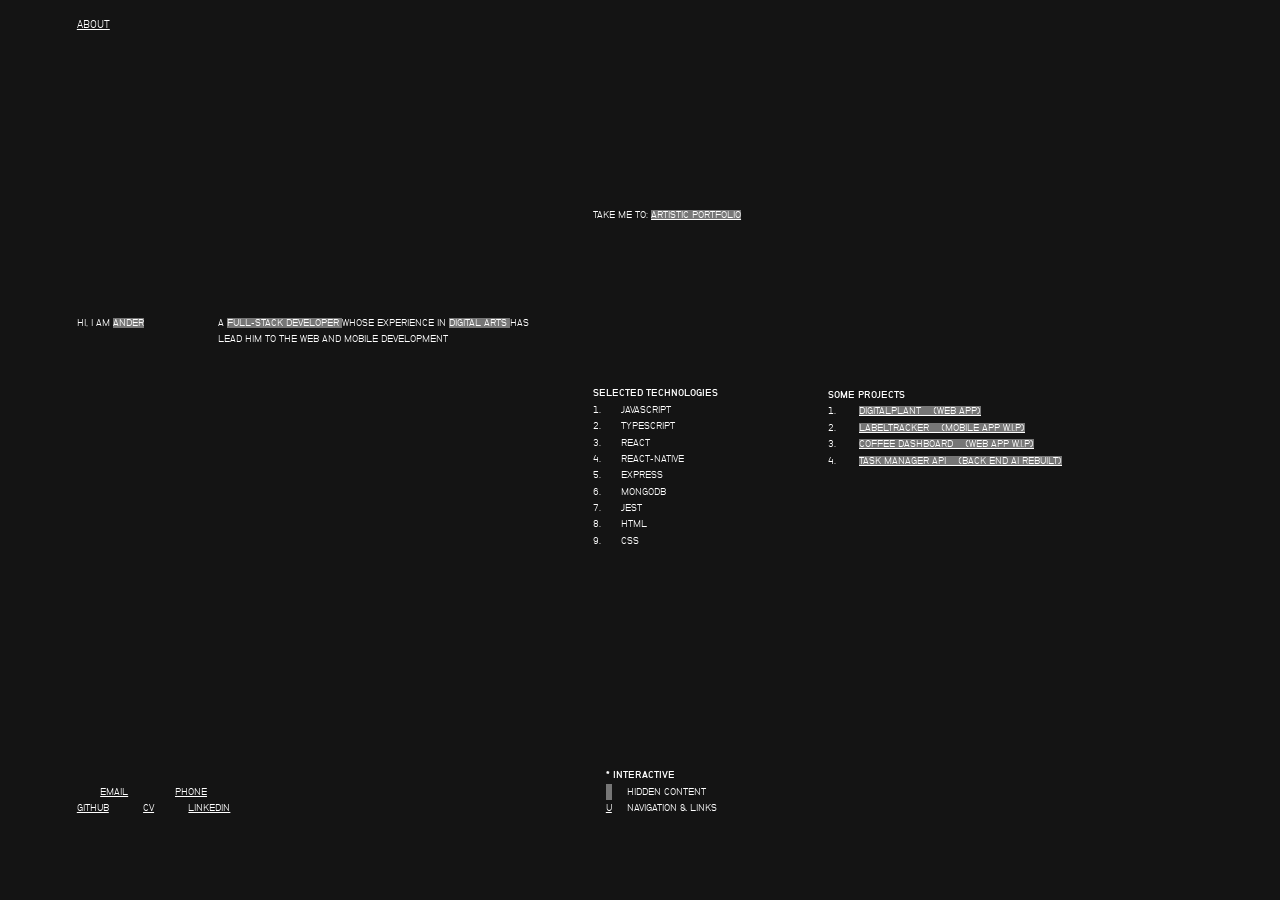
<file: index.html>
<!DOCTYPE html>
<html lang="en">

<head>
    <meta charset="UTF-8">
    <meta name="viewport" content="width=device-width, height=device-height, initial-scale=1.0">
    <meta name="description"
        content="Ander Vallejo Larre's portfolio showcasing full-stack web and mobile development projects, skills, and contact details.">
    <meta name="keywords"
        content="Ander Vallejo Larre, full-stack developer, web developer, mobile developer, portfolio, JavaScript, React, Express, MongoDB">
    <meta name="author" content="Ander Vallejo Larre">
    <meta name="robots" content="index, follow">
    <meta property="og:site_name" content="Ander Vallejo Larre | Full-Stack Developer Portfolio">
    <meta property="og:title" content="Ander Vallejo Larre | Full-Stack Developer Portfolio">
    <meta property="og:description"
        content="Explore Ander Vallejo Larre's portfolio, projects, and experience in web and mobile development.">
    <meta property="og:type" content="website">
    <meta property="og:locale" content="en_US">
    <meta property="og:image" content="./images/og.image.png">
    <meta name="twitter:card" content="summary_large_image">
    <meta name="twitter:title" content="Ander Vallejo Larre | Full-Stack Developer Portfolio">
    <meta name="twitter:description"
        content="Explore Ander Vallejo Larre's portfolio, projects, and experience in web and mobile development.">
    <title>Ander Vallejo Larre | Full-Stack Developer</title>
    <link rel="stylesheet" href="styles.css">
</head>

<body>
    <nav>
        <a href="./about.html">ABOUT</a>
    </nav>

    <main>
        <section>
            <p>HI, I AM <span class="hover1">ANDER<img src="./images/VFront2.png" alt="profile-pic"
                        class="profilePic"></span></p>

        </section>
        <section>
            <p class="rootLine">A <span class="hover2">FULL-STACK DEVELOPER<svg class="l-shape" viewBox="0 0 120 80"
                        fill="none" xmlns="http://www.w3.org/2000/svg">
                        <line x1="0" y1="0" x2="0" y2="15" stroke="currentColor" stroke-width="2" />
                        <line x1="0" y1="15" x2="160" y2="15" stroke="currentColor" stroke-width="1" />
                    </svg>
                    <svg class="straight" viewBox="0 0 60 40" fill="none" xmlns="http://www.w3.org/2000/svg">
                        <line x1="0" y1="0" x2="13" y2="0" stroke="currentColor" stroke-width="1" />
                    </svg>
                    <svg class="straightDown" viewBox="0 0 40 40" fill="none" xmlns="http://www.w3.org/2000/svg">
                        <line x1="0" y1="0" x2="0" y2="8" stroke="currentColor" stroke-width="1" />
                    </svg>
                    <svg class="straightDown2" viewBox="0 0 40 40" fill="none" xmlns="http://www.w3.org/2000/svg">
                        <line x1="0" y1="0" x2="0" y2="10" stroke="currentColor" stroke-width="1" />
                    </svg>
                </span> WHOSE EXPERIENCE IN
                <span class="hover3">DIGITAL ARTS<svg class="l-shape2" viewBox="0 0 60 40" fill="none"
                        xmlns="http://www.w3.org/2000/svg">
                        <line x1="0" y1="0" x2="40" y2="0" stroke="currentColor" stroke-width="2" />
                        <line x1="0" y1="0" x2="0" y2="20" stroke="currentColor" stroke-width="2" />
                    </svg>
                    <svg class="straightDown3" viewBox="0 0 40 40" fill="none" xmlns="http://www.w3.org/2000/svg">
                        <line x1="0" y1="0" x2="0" y2="20" stroke="currentColor" stroke-width="1" />
                    </svg></span> HAS LEAD HIM TO THE WEB AND MOBILE DEVELOPMENT
            </p>
        </section>
        <section class="underAbove">
            <div class="aboveRootLine">
                <p class="hover4">TAKE ME TO:&nbsp</p><a href="https://www.andervallejolarre.com/" target="_blank"><span
                        class="hover4">
                        ARTISTIC PORTFOLIO<img src="./images/artist_portfolio.png" alt="artist-portfolio"
                            class="artPortPic"></span></a>
            </div>
            <ol class="underRootLine">
                <h4>SELECTED TECHNOLOGIES</h4>
                <li>JAVASCRIPT</li>
                <li>TYPESCRIPT</li>
                <li>REACT</li>
                <li>REACT-NATIVE</li>
                <li>EXPRESS</li>
                <li>MONGODB</li>
                <li>JEST</li>
                <li>HTML</li>
                <li>CSS</li>
            </ol>
        </section>
        <section>
            <ol class="secondUnderRootLine">
                <h4>SOME PROJECTS</h4>
                <li class="projectList">
                    <a href="./project1.html">
                        <span class="hover5">DIGITALPLANT &nbsp&nbsp (WEB APP)<img
                                src="./images/DigitalPlant_screen.png" alt="web-app" class="projectPic"></span></a>
                </li>
                <li class="projectList">
                    <a href="https://github.com/andervallejolarre/mobile_app_project" target="_blank">
                        <span class="hover6">LABELTRACKER &nbsp&nbsp (MOBILE APP W.I.P)<img src="./images/Mobile-app.png"
                                alt="mobile-app" class="projectPic2"></span></a>

                </li>
                <li class="projectList">
                    <a href="https://github.com/andervallejolarre/arabica-coffee-dashboard" target="_blank">
                        <span class="hover7">COFFEE DASHBOARD &nbsp&nbsp (WEB APP W.I.P)<img
                                src="./images/arabica-coffee-dashboard.png" alt="front-end-exercise" class="projectPic3"></span></a>
                </li>
                <li class="projectList">
                    <a href="https://github.com/andervallejolarre/task_manager_api_ai" target="_blank">
                        <span class="hover8">TASK MANAGER API &nbsp&nbsp (BACK END AI REBUILT)<img src="./images/task_manager_api.png"
                                alt="api" class="projectPic4"></span></a>

                </li>
            </ol>
        </section>
    </main>

    <footer>
        <section>
            <div class="footLinks">
                <a href="mailto:ander.vallejo.larre@gmail.com" target="_blank">EMAIL</a>
                <a href="tel:+34671788030">PHONE</a>
            </div>
            <div class="footLinks">
                <a href="https://github.com/andervallejolarre" target="_blank">GITHUB</a>
                <a href="./cv.html">CV</a>
                <a href="https://www.linkedin.com/in/ander-vallejo-larre-74938b141/" target="_blank">LINKEDIN</a>
            </div>
        </section>
        <ul>
            <h4>* INTERACTIVE</h4>
            <li class="interactive">
                <span>&nbsp&nbsp</span>
                <p>HIDDEN CONTENT</p>
            </li>
            <li class="interactive">
                <p><u>U</u></p>
                <p>NAVIGATION & LINKS</p>
            </li>
        </ul>

    </footer>
</body>

</html>
</file>
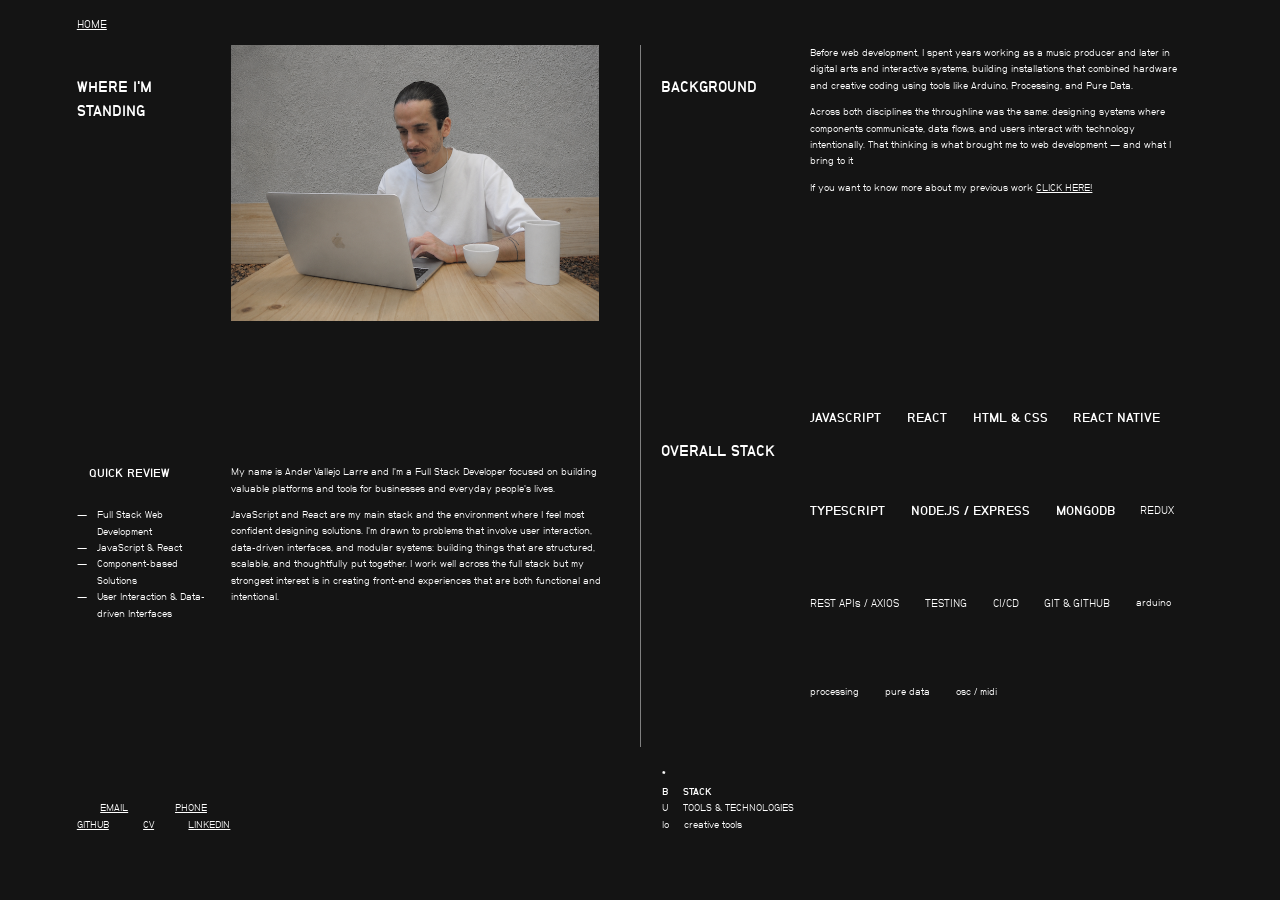
<file: about.html>
<!DOCTYPE html>
<html lang="en">

<head>
    <meta charset="UTF-8">
    <meta name="viewport" content="width=device-width, initial-scale=1.0">
    <meta name="description"
        content="About Ander Vallejo Larre, a full-stack developer focused on JavaScript, React, web interfaces, and practical digital products.">
    <meta name="keywords"
        content="Ander Vallejo Larre, about, full-stack developer, JavaScript, React, web development, portfolio">
    <meta name="author" content="Ander Vallejo Larre">
    <meta name="robots" content="index, follow">
    <meta property="og:title" content="About Ander Vallejo Larre">
    <meta property="og:description"
        content="Learn more about Ander Vallejo Larre's background, skills, and approach to full-stack development.">
    <meta property="og:type" content="website">
    <meta property="og:locale" content="en_US">
    <meta name="twitter:card" content="summary">
    <meta name="twitter:title" content="About Ander Vallejo Larre">
    <meta name="twitter:description"
        content="Learn more about Ander Vallejo Larre's background, skills, and approach to full-stack development.">
    <title>About - Ander</title>
    <link rel="stylesheet" href="styles.css">
</head>

<body>
    <nav>
        <a href="index.html">HOME</a>
    </nav>
    <main class="aboutPage">
        <section class="present">
            <h2>WHERE I'M STANDING</h2>
            <img src="./images/HWorking.png" alt="AnderPhoto" width="90%">
            <div>
                <h3>QUICK REVIEW</h3>
                <ul>
                    <li>Full Stack Web Development</li>
                    <li>JavaScript & React</li>
                    <li>Component-based Solutions</li>
                    <li>User Interaction & Data-driven Interfaces</li>
                </ul>
            </div>
            <div>
                <p>My name is Ander Vallejo Larre and I'm a Full Stack Developer focused
                    on building valuable platforms and tools for businesses and everyday
                    people's lives.</p>

                <p>JavaScript and React are my main stack and the environment where
                    I feel most confident designing solutions. I'm drawn to problems
                    that involve user interaction, data-driven interfaces, and modular
                    systems: building things that are structured, scalable, and
                    thoughtfully put together. I work well across the full stack but
                    my strongest interest is in creating front-end experiences that
                    are both functional and intentional.</p>
            </div>
        </section>
        <section class="background">
            <h2>BACKGROUND</h2>
            <div>
                <p>Before web development, I spent years working as a music producer and later
                    in digital arts and interactive systems, building installations that combined
                    hardware and creative coding using tools like Arduino, Processing, and Pure Data.</p>
                <p>Across both disciplines the throughline was the same: designing systems where
                    components communicate, data flows, and users interact with technology intentionally.
                    That thinking is what brought me to web development — and what I bring to it</p>
                <p>If you want to know more about my previous work <a href="https://www.andervallejolarre.com/"
                        target="_blank">CLICK HERE!</a></p>
            </div>
            <h2>OVERALL STACK</h2>
            <div class="stack-container">
                <!-- Primary -->
                <span class="primary">JAVASCRIPT</span>
                <span class="primary">REACT</span>
                <span class="primary">HTML & CSS</span>
                <span class="primary">REACT NATIVE</span>
                <span class="primary">TYPESCRIPT</span>
                <span class="primary">NODE.JS / EXPRESS</span>
                <span class="primary">MONGODB</span>

                <!-- Secondary -->
                <span class="secondary">REDUX</span>
                <span class="secondary">REST APIs / AXIOS</span>
                <span class="secondary">TESTING</span>
                <span class="secondary">CI/CD</span>
                <span class="secondary">GIT & GITHUB</span>

                <!-- Creative Tech -->
                <span class="creative">arduino</span>
                <span class="creative">processing</span>
                <span class="creative">pure data</span>
                <span class="creative">osc / midi</span>
            </div>
        </section>
    </main>
    <footer class="tech">
        <section>
            <div class="footLinks">
                <a href="mailto:ander.vallejo.larre@gmail.com" target="_blank">EMAIL</a>
                <a href="tel:+34671788030">PHONE</a>
            </div>
            <div class="footLinks">
                <a href="https://github.com/andervallejolarre" target="_blank">GITHUB</a>
                <a href="./cv.html">CV</a>
                <a href="https://www.linkedin.com/in/ander-vallejo-larre-74938b141/" target="_blank">LINKEDIN</a>
            </div>
        </section>
        <ul>
            <h4>* </h4>
            <li class="interactive">
                <p><b>B</b></p>
                <p><b>STACK</b></p>
            </li>
            <li class="interactive">
                <p>U</p>
                <p>TOOLS & TECHNOLOGIES</p>
            </li>
            <li class="interactive">
                <p>lo</p>
                <p>creative tools</p>
            </li>
        </ul>

    </footer>
</body>

</html>
</file>
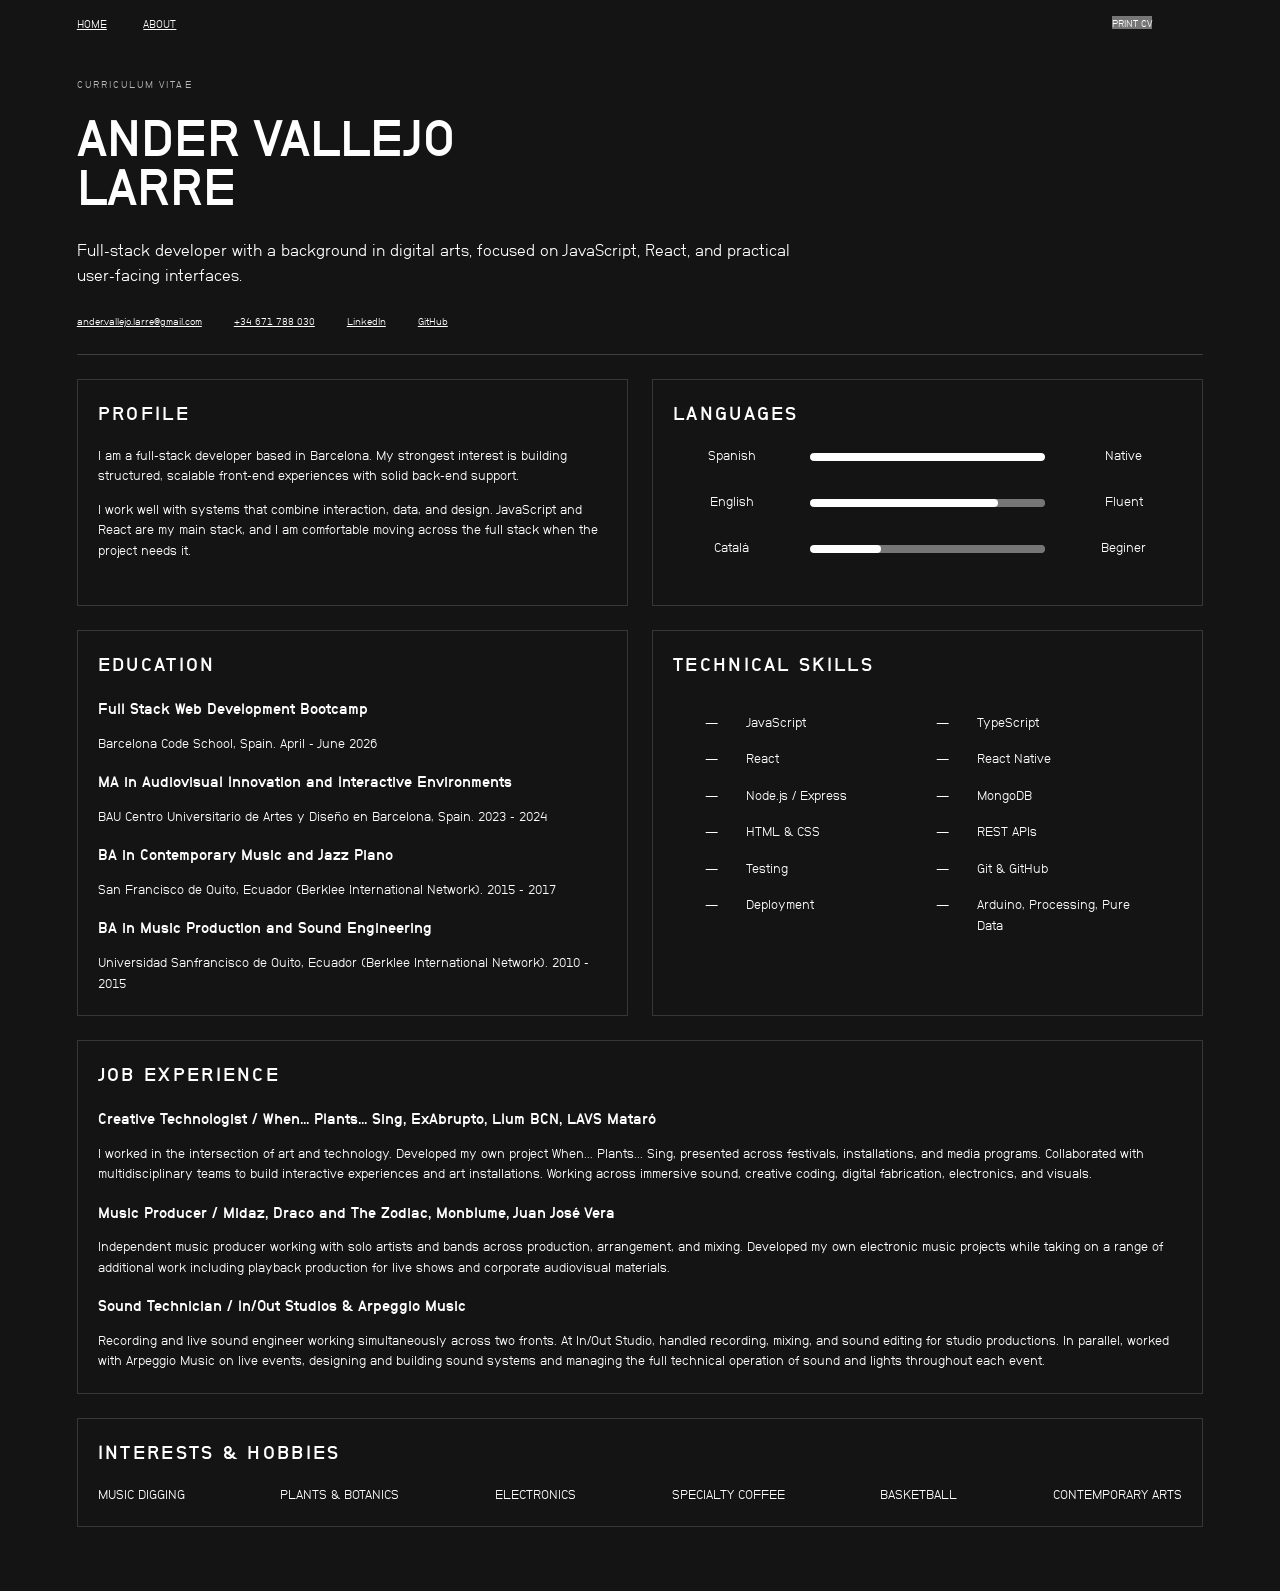
<file: cv.html>
<!DOCTYPE html>
<html lang="en">

<head>
    <meta charset="UTF-8">
    <meta name="viewport" content="width=device-width, initial-scale=1.0">
    <meta name="description"
        content="Curriculum vitae for Ander Vallejo Larre, a full-stack developer focused on JavaScript, React, web interfaces, and practical digital products.">
    <meta name="keywords"
        content="Ander Vallejo Larre, CV, resume, full-stack developer, JavaScript, React, web development, portfolio">
    <meta name="author" content="Ander Vallejo Larre">
    <meta name="robots" content="index, follow">
    <meta property="og:title" content="Curriculum Vitae | Ander Vallejo Larre">
    <meta property="og:description"
        content="View Ander Vallejo Larre's CV, skills, background, and selected project experience.">
    <meta property="og:type" content="website">
    <meta property="og:locale" content="en_US">
    <meta name="twitter:card" content="summary">
    <meta name="twitter:title" content="Curriculum Vitae | Ander Vallejo Larre">
    <meta name="twitter:description"
        content="View Ander Vallejo Larre's CV, skills, background, and selected project experience.">
    <title>CV | Ander Vallejo Larre</title>
    <link rel="stylesheet" href="styles.css">
</head>

<body class="cvBody">
    <nav>
        <div>
            <a href="index.html">HOME</a>
            <a href="about.html">ABOUT</a>
        </div>
        <button class="printButton" type="button" onclick="window.print()">PRINT CV</button>
    </nav>

    <main class="cvPage">
        <section class="cvIntro">
            <p class="eyebrow">CURRICULUM VITAE</p>
            <h1>ANDER VALLEJO LARRE</h1>
            <p class="lead">Full-stack developer with a background in digital arts, focused on
                JavaScript, React, and practical user-facing interfaces.</p>
            <div class="cvMeta">
                <a href="mailto:ander.vallejo.larre@gmail.com">ander.vallejo.larre@gmail.com</a>
                <a href="tel:+34671788030">+34 671 788 030</a>
                <a href="https://www.linkedin.com/in/ander-vallejo-larre-74938b141/" target="_blank"
                    rel="noreferrer">LinkedIn</a>
                <a href="https://github.com/andervallejolarre" target="_blank" rel="noreferrer">GitHub</a>
            </div>
        </section>

        <section class="cvGrid">
            <article class="profile">
                <h2>Profile</h2>
                <p>I am a full-stack developer based in Barcelona. My strongest interest is
                    building structured, scalable front-end experiences with solid back-end support.</p>
                <p>I work well with systems that combine interaction, data, and design. JavaScript and React are my main
                    stack, and I am comfortable moving across the full stack when the project needs it.</p>
            </article>

            <article class="languages">
                <h2>Languages</h2>
                <ul class="languageList">
                    <li>Spanish <progress class="bar" value="10" max="10"></progress>Native</li>
                    <li>English<progress class="bar" value="8" max="10"></progress>Fluent</li>
                    <li>Catalá<progress class="bar" value="3" max="10"></progress>Beginer</li>
                </ul>
            </article>

            <article class="education">
                <h2>Education</h2>
                <div class="cvItem">
                    <h3>Full Stack Web Development Bootcamp</h3>
                    <p>Barcelona Code School, Spain. April - June 2026 </p>
                </div>
                <div class="cvItem">
                    <h3>MA in Audiovisual Innovation and Interactive Environments</h3>
                    <p>BAU Centro Universitario de Artes y Diseño en Barcelona, Spain. 2023 - 2024</p>
                </div>
                <div class="cvItem">
                    <h3>BA in Contemporary Music and Jazz Piano</h3>
                    <p>San Francisco de Quito, Ecuador (Berklee International Network). 2015 - 2017</p>
                </div>
                <div class="cvItem">
                    <h3>BA in Music Production and Sound Engineering</h3>
                    <p>Universidad Sanfrancisco de Quito, Ecuador (Berklee International Network). 2010 - 2015</p>
                </div>
            </article>

            <article class="skills">
                <h2>Technical Skills</h2>
                <ul class="skillList">
                    <li>JavaScript</li>
                    <li>TypeScript</li>
                    <li>React</li>
                    <li>React Native</li>
                    <li>Node.js / Express</li>
                    <li>MongoDB</li>
                    <li>HTML & CSS</li>
                    <li>REST APIs</li>
                    <li>Testing</li>
                    <li>Git & GitHub</li>
                    <li>Deployment</li>
                    <li>Arduino, Processing, Pure Data</li>
                </ul>
            </article>

            <article class="jobs">
                <h2>Job Experience</h2>
                <div class="cvItem">
                    <h3>Creative Technologist / When... Plants... Sing, ExAbrupto, Llum BCN, LAVS Mataró</h3>
                    <p>I worked in the intersection of art and technology. Developed my own project When... Plants... Sing, 
                        presented across festivals, installations, and media programs. Collaborated with multidisciplinary teams 
                        to build interactive experiences and art installations. Working across immersive sound, creative coding, 
                        digital fabrication, electronics, and visuals.</p>
                </div>
                <div class="cvItem">
                    <h3>Music Producer / Midaz, Draco and The Zodiac, Monblume, Juan José Vera</h3>
                    <p>Independent music producer working with solo artists and bands across production, arrangement, and mixing. 
                        Developed my own electronic music projects while taking on a range of additional work including playback 
                        production for live shows and corporate audiovisual materials.</p>
                </div>
                <div class="cvItem">
                    <h3>Sound Technician / In/Out Studios & Arpeggio Music</h3>
                    <p>Recording and live sound engineer working simultaneously across two fronts. At In/Out Studio, handled 
                        recording, mixing, and sound editing for studio productions. In parallel, worked with Arpeggio Music 
                        on live events, designing and building sound systems and managing the full technical operation of 
                        sound and lights throughout each event. </p>
                </div>
            </article>

            <article class="hobbies">
                <h2>Interests &amp; Hobbies</h2>
                <ul class="hobbyList">
                    <li>Music Digging</li>
                    <li>Plants & Botanics</li>
                    <li>Electronics</li>
                    <li>Specialty Coffee</li>
                    <li>Basketball</li>
                    <li>Contemporary arts</li>
                </ul>
            </article>
        </section>
    </main>
</body>

</html>
</file>
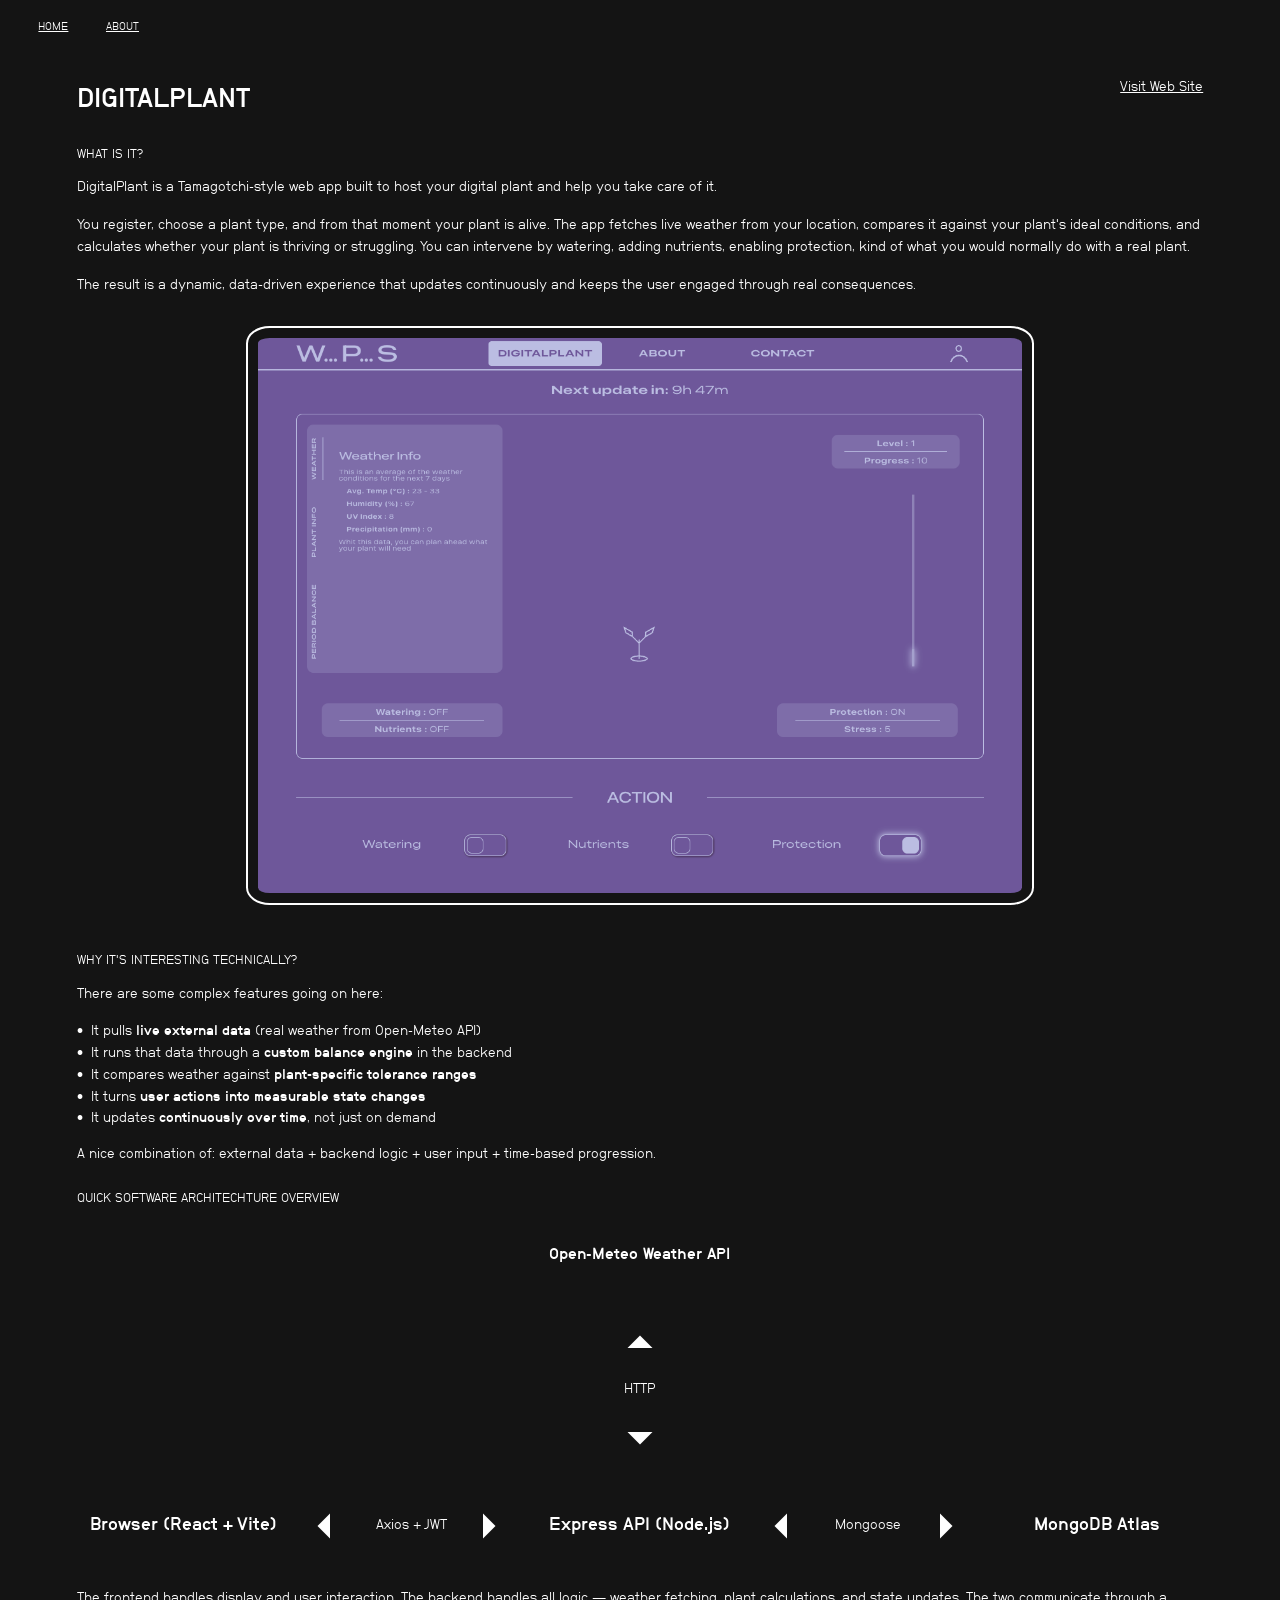
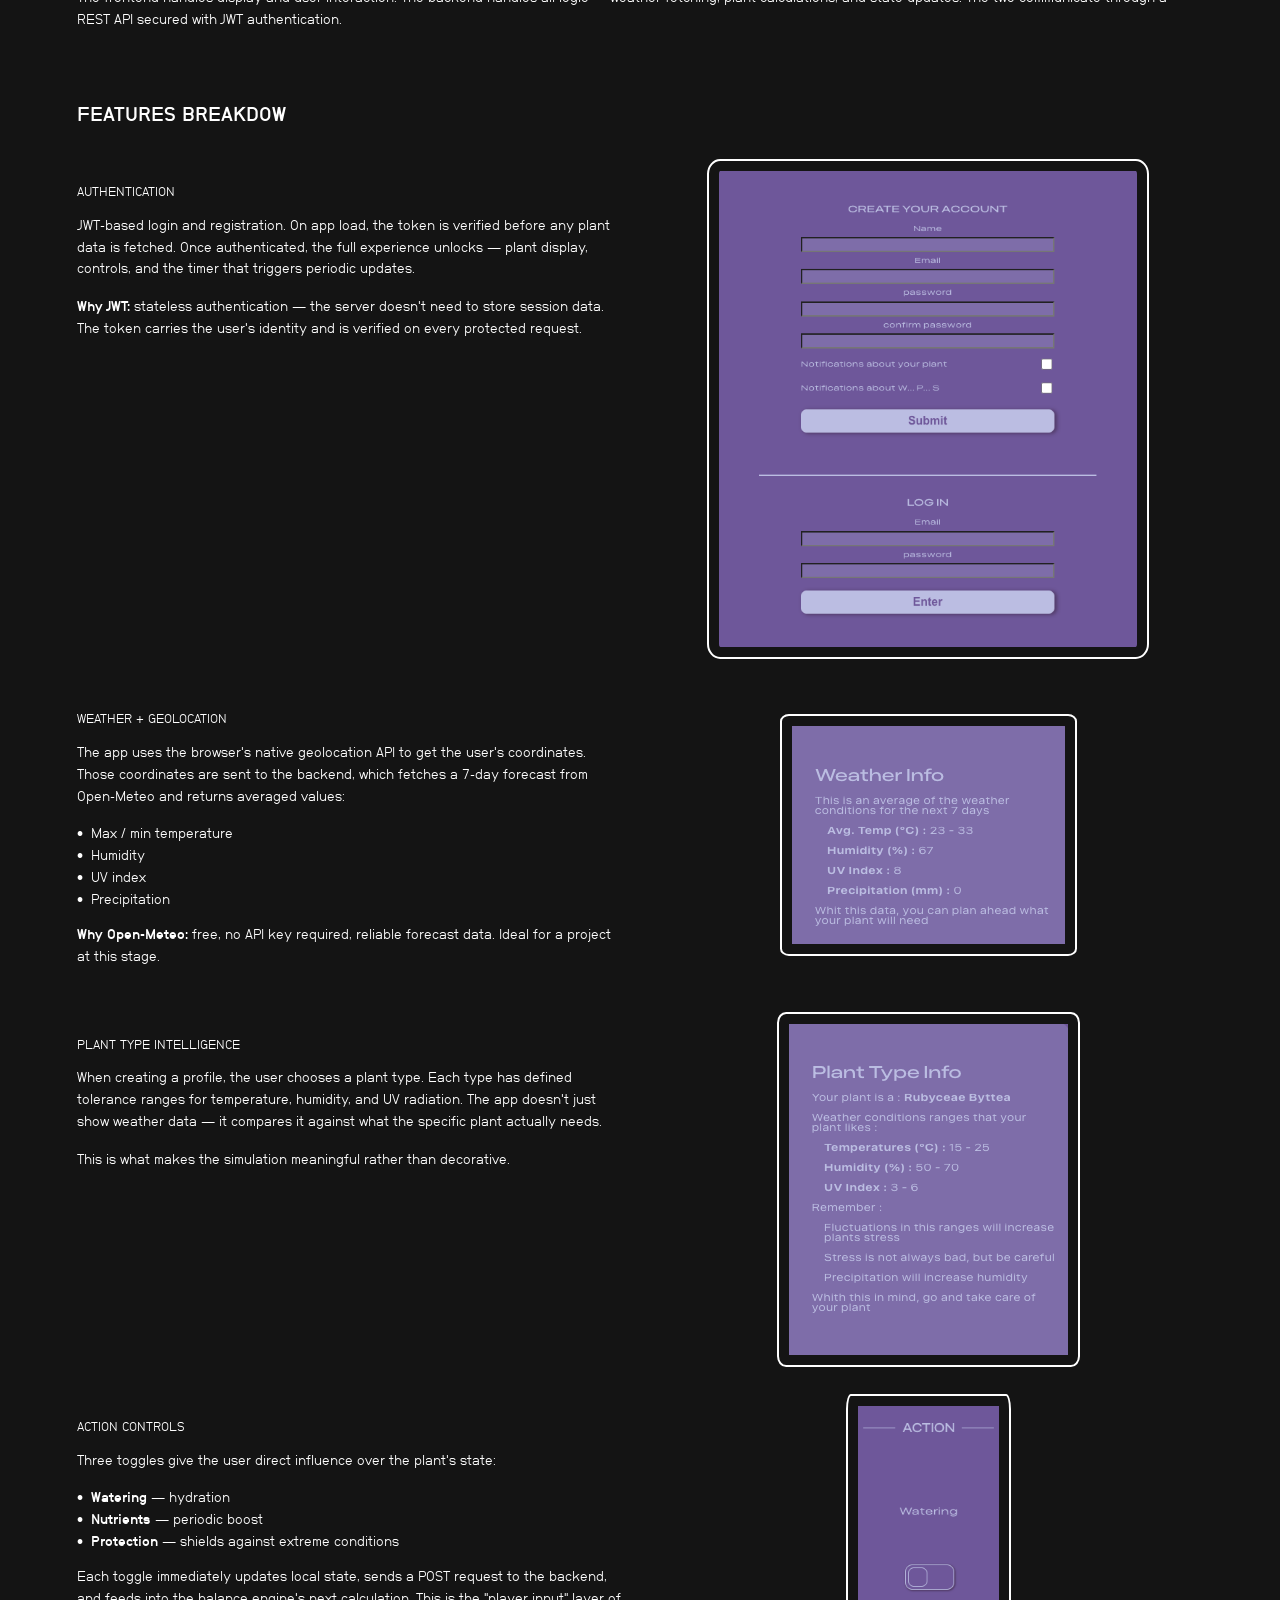
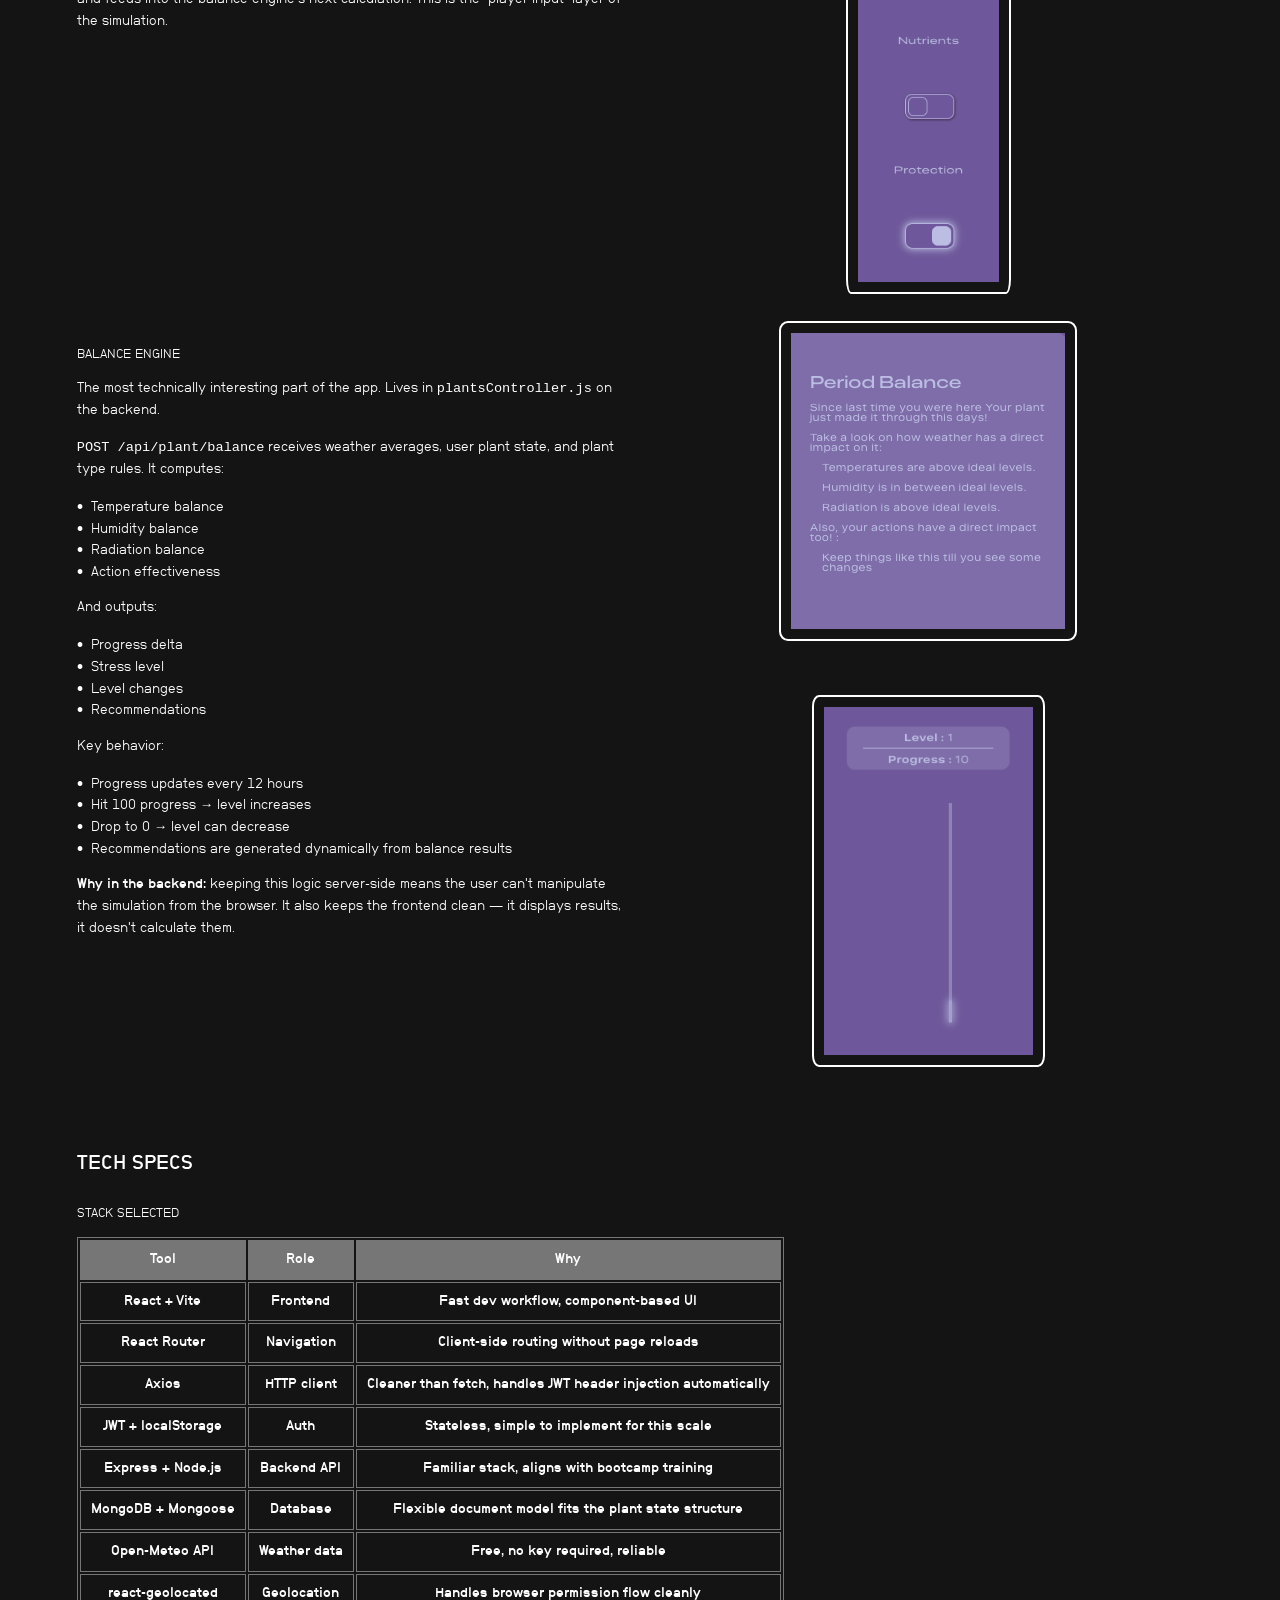
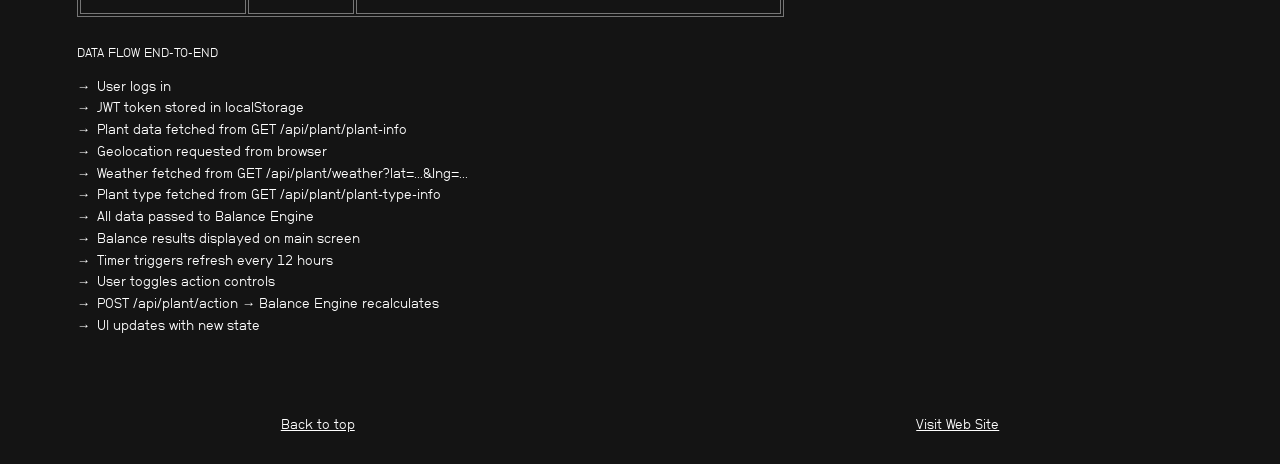
<file: project1.html>
<!DOCTYPE html>
<html lang="en">

<head>
    <meta charset="UTF-8">
    <meta name="viewport" content="width=device-width, initial-scale=1.0">
    <title>Project 1 - My Portfolio</title>
    <link rel="stylesheet" href="styles.css">
</head>

<body class="project1Page">
    <nav>
        <a href="index.html">HOME</a>
        <a href="about.html">ABOUT</a>
    </nav>
    <main>
        <div class="header">
        <h1>DIGITALPLANT</h1>
        <a href="https://whenplantssing.com" id="websiteLink" target="_blank">Visit Web Site</a>
        </div>
        <section class="introProject1">
            <h3>What is it?</h3>
            <p>DigitalPlant is a Tamagotchi-style web app built to host your digital plant and help you take care of it.</p>
            <p>You register, choose a plant type, and from that moment your plant is alive. The app fetches live weather from your location, compares it against your plant's ideal conditions, and calculates whether your plant is thriving or struggling. You can intervene by watering, adding nutrients, enabling protection, kind of what you would normally do with a real plant.</p>
            <p>The result is a dynamic, data-driven experience that updates continuously and keeps the user engaged through real consequences.</p>

            <img class="mainImg" src="./images/Project1_media/main_loggedIn.png" alt="main panel" width="70%">

            <h3>Why it's interesting technically?</h3>
            <p>There are some complex features going on here:</p>
            <ul>
                <li>It pulls <strong>live external data</strong> (real weather from Open-Meteo API)</li>
                <li>It runs that data through a <strong>custom balance engine</strong> in the backend</li>
                <li>It compares weather against <strong>plant-specific tolerance ranges</strong></li>
                <li>It turns <strong>user actions into measurable state changes</strong></li>
                <li>It updates <strong>continuously over time</strong>, not just on demand</li>
            </ul>

            <p>A nice combination of: external data + backend logic + user input + time-based progression.</p>

            <h3>Quick software architechture overview</h3>
            <div class="macroArch">
                <p class="line1Pr">Browser (React + Vite)</p>
                <div class="rowPr">
                <svg width="60" height="60" viewBox="0 0 24 24" aria-hidden="true" fill="currentColor">
                    <path d="M10 17l-5-5+5-5v10z" />
                </svg>
                <p class="line1Sec">Axios + JWT</p>
                <svg width="60" height="60" viewBox="0 0 24 24" aria-hidden="true" fill="currentColor">
                    <path d="M10 17l5-5-5-5v10z" />
                </svg>
                </div>
                <p class="line1Pr">Express API (Node.js)</p>
                <div class="rowPr">
                <svg width="60" height="60" viewBox="0 0 24 24" aria-hidden="true" fill="currentColor">
                    <path d="M10 17l-5-5+5-5v10z" />
                </svg>
                <p class="line1Sec">Mongoose</p>
                <svg width="60" height="60" viewBox="0 0 24 24" aria-hidden="true" fill="currentColor">
                    <path d="M10 17l5-5-5-5v10z" />
                </svg>
                </div>
                <p class="line1Pr">MongoDB Atlas</p>
                <div class="rowSec">
                    <svg width="60" height="60" viewBox="0 0 24 24" aria-hidden="true" fill="currentColor">
                        <path d="M7 12l10+0-5-5z" />
                    </svg>
                    <p class="line2Sec">HTTP</p>
                    <svg width="60" height="60" viewBox="0 0 24 24" aria-hidden="true" fill="currentColor">
                        <path d="M7 12l10+0-5+5z" />
                    </svg>
                </div>
                <p class="line2Pr">Open-Meteo Weather API</p>
            </div>

            <p>The frontend handles display and user interaction. The backend handles all logic — weather fetching, plant calculations, and state updates. The two communicate through a REST API secured with JWT authentication.</p>
        </section>
        <section class="bodyProject1">
            <div class="featureBreakdown">
                <h2>FEATURES BREAKDOW</h2>
                <div>
                <h3>Authentication</h3>
                <p>JWT-based login and registration. On app load, the token is verified before any plant data is fetched. Once authenticated, the full experience unlocks — plant display, controls, and the timer that triggers periodic updates.</p>
                <p><strong>Why JWT:</strong> stateless authentication — the server doesn't need to store session data. The token carries the user's identity and is verified on every protected request.</p>
                </div>
                <img class="authImg" src="./images/Project1_media/account_auth_vertical.png" alt="register and logIn">

                <div>
                <h3>Weather + Geolocation</h3>
                <p>The app uses the browser's native geolocation API to get the user's coordinates. Those coordinates are sent to the backend, which fetches a 7-day forecast from Open-Meteo and returns averaged values:</p>
                <ul>
                    <li>Max / min temperature</li>
                    <li>Humidity</li>
                    <li>UV index</li>
                    <li>Precipitation</li>
                </ul>
                <p><strong>Why Open-Meteo:</strong> free, no API key required, reliable forecast data. Ideal for a project at this stage.</p>
                </div>
                <img src="./images/Project1_media/weather.png" alt="weather screen" >

                <div>
                <h3>Plant Type Intelligence</h3>
                <p>When creating a profile, the user chooses a plant type. Each type has defined tolerance ranges for temperature, humidity, and UV radiation. The app doesn't just show weather data — it compares it against what the specific plant actually needs.</p>
                <p>This is what makes the simulation meaningful rather than decorative.</p>
                </div>
                <img src="./images/Project1_media/plant_type.png" alt="plant type scree" >

                <div>
                <h3>Action Controls</h3>
                <p>Three toggles give the user direct influence over the plant's state:</p>
                <ul>
                    <li><strong>Watering</strong> — hydration</li>
                    <li><strong>Nutrients</strong> — periodic boost</li>
                    <li><strong>Protection</strong> — shields against extreme conditions</li>
                </ul>
                <p>Each toggle immediately updates local state, sends a POST request to the backend, and feeds into the balance engine's next calculation. This is the "player input" layer of the simulation.</p>
                </div>
                <img class="actionImg" src="./images/Project1_media/action vertical.png" alt="action control panel">

                <div>
                <h3>Balance Engine</h3>
                <p>The most technically interesting part of the app. Lives in <code>plantsController.js</code> on the backend.</p>
                <p><code>POST /api/plant/balance</code> receives weather averages, user plant state, and plant type rules. It computes:</p>
                <ul>
                    <li>Temperature balance</li>
                    <li>Humidity balance</li>
                    <li>Radiation balance</li>
                    <li>Action effectiveness</li>
                </ul>
                <p>And outputs:</p>
                <ul>
                    <li>Progress delta</li>
                    <li>Stress level</li>
                    <li>Level changes</li>
                    <li>Recommendations</li>
                </ul>
                <p>Key behavior:</p>
                <ul>
                    <li>Progress updates every 12 hours</li>
                    <li>Hit 100 progress → level increases</li>
                    <li>Drop to 0 → level can decrease</li>
                    <li>Recommendations are generated dynamically from balance results</li>
                </ul>
                <p><strong>Why in the backend:</strong> keeping this logic server-side means the user can't manipulate the simulation from the browser. It also keeps the frontend clean — it displays results, it doesn't calculate them.</p>
                </div>
                <div class="meters">
                <img src="./images/Project1_media/period_balance_ Info.png" alt="balance screen" >
                <img class="balanceMeter" src="./images/Project1_media/period_balance_meters.png" alt="balance meters" >
                </div>
            </div>
            <div>
                <h2>TECH SPECS</h2>
                <h3>Stack selected</h3>
                <table>
                    <thead>
                        <tr>
                            <th scope="col">Tool</th>
                            <th scope="col">Role</th>
                            <th scope="col">Why</th>
                        </tr>
                    </thead>
                    <tbody>
                        <tr>
                            <th scope="row">React + Vite</th>
                            <th>Frontend</th>
                            <th>Fast dev workflow, component-based UI</th>
                        </tr>
                        <tr>
                            <th scope="row">React Router</th>
                            <th>Navigation</th>
                            <th>Client-side routing without page reloads</th>
                        </tr>
                        <tr>
                            <th scope="row">Axios</th>
                            <th>HTTP client</th>
                            <th>Cleaner than fetch, handles JWT header injection automatically</th>
                        </tr>
                        <tr>
                            <th scope="row">JWT + localStorage</th>
                            <th>Auth</th>
                            <th>Stateless, simple to implement for this scale</th>
                        </tr>
                        <tr>
                            <th scope="row">Express + Node.js</th>
                            <th>Backend API</th>
                            <th>Familiar stack, aligns with bootcamp training</th>
                        </tr>
                        <tr>
                            <th scope="row">MongoDB + Mongoose</th>
                            <th>Database</th>
                            <th>Flexible document model fits the plant state structure</th>
                        </tr>
                        <tr>
                            <th scope="row">Open-Meteo API</th>
                            <th>Weather data</th>
                            <th>Free, no key required, reliable</th>
                        </tr>
                        <tr>
                            <th scope="row">react-geolocated</th>
                            <th>Geolocation</th>
                            <th>Handles browser permission flow cleanly</th>
                        </tr>
                    </tbody>
                </table>
                <h3>Data flow end-to-end</h3>
                <ul class="arrowList">
                    <li>User logs in</li>
                    <li>JWT token stored in localStorage</li>
                    <li>Plant data fetched from GET /api/plant/plant-info</li>
                    <li>Geolocation requested from browser</li>
                    <li>Weather fetched from GET /api/plant/weather?lat=...&lng=...</li>
                    <li>Plant type fetched from GET /api/plant/plant-type-info</li>
                    <li>All data passed to Balance Engine</li>
                    <li>Balance results displayed on main screen</li>
                    <li>Timer triggers refresh every 12 hours</li>
                    <li>User toggles action controls</li>
                    <li>POST /api/plant/action → Balance Engine recalculates</li>
                    <li>UI updates with new state</li>
                </ul>
            </div>
        </section>
        <!--
        <section clss="conclusionProject1">
            <h2>Project state</h2>
            <h3>Present</h3>
            <p></p>
            <h3>Future</h3>
            <p></p>
        </section>
    -->
    </main>
    <footer>
        <a href="#websiteLink">Back to top</a>
        <a href="https://whenplantssing.com" target="_blank">Visit Web Site</a>
        </div>
    </footer>
    
</body>

</html>
</file>
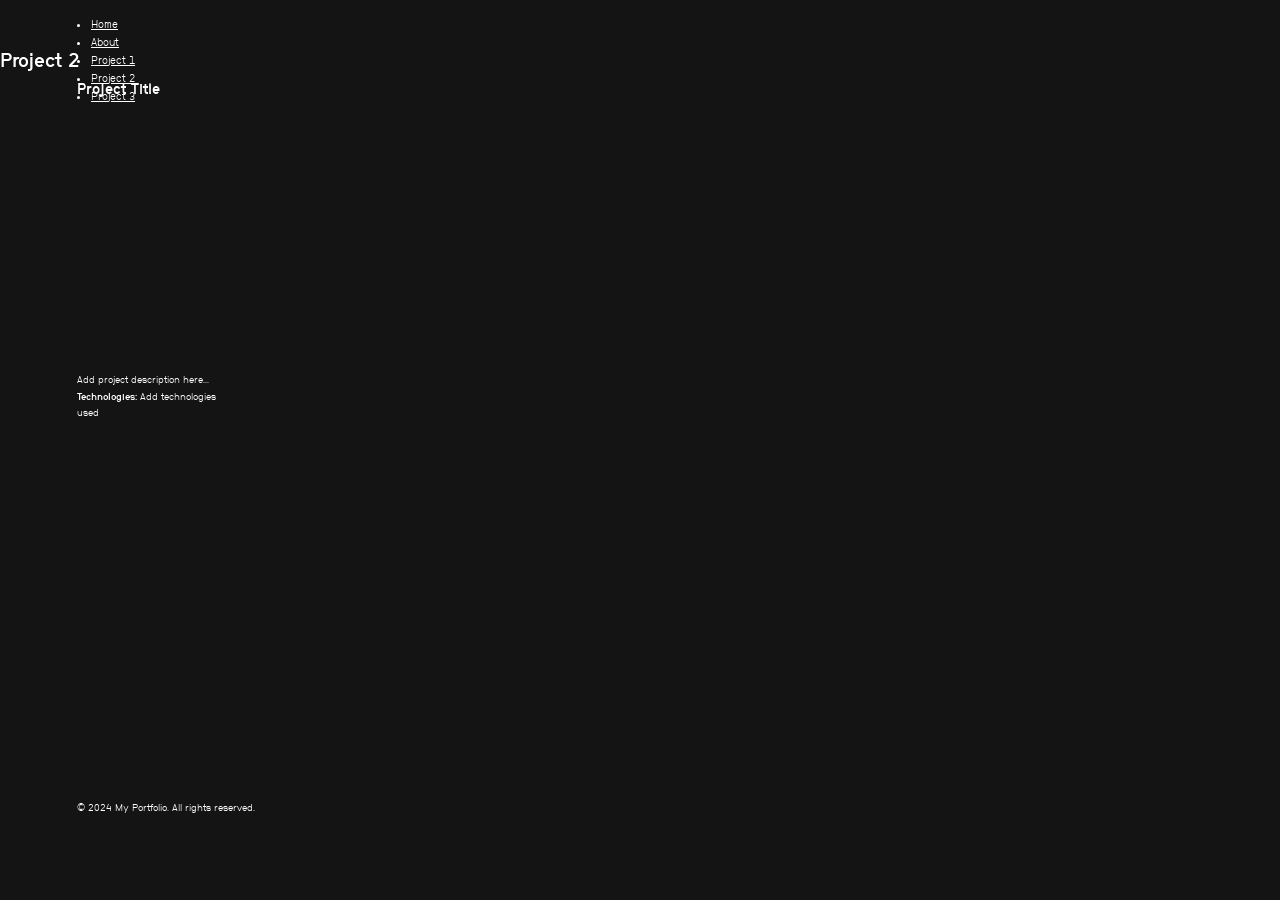
<file: project2.html>
<!DOCTYPE html>
<html lang="en">
<head>
    <meta charset="UTF-8">
    <meta name="viewport" content="width=device-width, initial-scale=1.0">
    <title>Project 2 - My Portfolio</title>
    <link rel="stylesheet" href="styles.css">
</head>
<body>
    <nav>
        <ul>
            <li><a href="index.html">Home</a></li>
            <li><a href="about.html">About</a></li>
            <li><a href="project1.html">Project 1</a></li>
            <li><a href="project2.html">Project 2</a></li>
            <li><a href="project3.html">Project 3</a></li>
        </ul>
    </nav>

    <header>
        <h1>Project 2</h1>
    </header>

    <main>
        <section>
            <h2>Project Title</h2>
            <p>Add project description here...</p>
            <p><strong>Technologies:</strong> Add technologies used</p>
        </section>
    </main>

    <footer>
        <p>&copy; 2024 My Portfolio. All rights reserved.</p>
    </footer>
</body>
</html>
</file>
<file: styles.css>
/* ###################### FONT FACES ###################### */
@font-face {
    font-family: 'NB Grotesk';
    src: url('./fonts/NBGrotesk-45Mager.ttf') format('truetype');
    font-weight: 300;
    font-style: normal;
}

@font-face {
    font-family: 'NB Grotesk';
    src: url('./fonts/NBGrotesk-45RMager.ttf') format('truetype');
    font-weight: 300;
    font-style: italic;
}

@font-face {
    font-family: 'NB Grotesk';
    src: url('./fonts/NBGrotesk-55Normal.ttf') format('truetype');
    font-weight: 400;
    font-style: normal;
}

@font-face {
    font-family: 'NB Grotesk';
    src: url('./fonts/NBGrotesk-55RNormal.ttf') format('truetype');
    font-weight: 400;
    font-style: italic;
}

@font-face {
    font-family: 'NB Grotesk';
    src: url('./fonts/NBGrotesk-65Halbfett.ttf') format('truetype');
    font-weight: 600;
    font-style: normal;
}

@font-face {
    font-family: 'NB Grotesk';
    src: url('./fonts/NBGrotesk-65RHalbfett.ttf') format('truetype');
    font-weight: 600;
    font-style: italic;
}

@font-face {
    font-family: 'NB Grotesk';
    src: url('./fonts/NBGrotesk-75Fett.ttf') format('truetype');
    font-weight: 700;
    font-style: normal;
}

@font-face {
    font-family: 'NB Grotesk';
    src: url('./fonts/NBGrotesk-75RFett.ttf') format('truetype');
    font-weight: 700;
    font-style: italic;
}

/* ###################### GLOBAL STYLES ######################### */
* {
    margin: 0;
    padding: 0;
    box-sizing: border-box;
}

body {
    font-family: 'NB Grotesk', sans-serif;
    font-size: clamp(0.5rem, 0.8vw, 0.9rem);
    line-height: 1.6;
    background-color: rgb(20, 20, 20);
    color: white;

    ul,
    ol {
        list-style-position: inside;
    }

    a {
        color: #fff;
        font-weight: 500;
        transition: color 0.3s ease;
    }

    a:hover {
        color: rgb(118, 118, 118);
    }

    span {
        background-color: rgb(118, 118, 118);
        text-decoration: none;
    }

    span:hover {
        background-color: rgb(225, 225, 225);
        color: rgb(20, 20, 20);
        transition: color 0.3s ease;
    }
}

/* ###################### NAVIGATION ######################### */
nav {
    background-color: rgb(20, 20, 20);
    padding: 1rem 0;
    margin-left: 6%;
    position: sticky;
    top: 0;
    z-index: 100;
    max-height: 5vh;

    a {
        font-size: clamp(0.7rem, 0.8vw, 1.2rem);
    }
}

/* ###################### GLOBAL MAIN ###################### */
main {
    height: 78vh;
    max-width: 1440px;
    margin: 0 6%;
    display: grid;
    grid-template-columns: 3fr 8fr 5fr 8fr;

    /* ###################### HOME ######################### */

    .hover1 {
        position: relative;
    }

    .profilePic {
        display: none;
        position: absolute;
        top: 10vh;
        width: 450%;
    }

    .hover1:hover .profilePic {
        display: block;
    }

    section {
        height: 78vh;

        p {
            position: relative;
            top: 30vh;
        }

        .hover2 {
            position: relative;
        }

        .l-shape {
            display: none;
            position: absolute;
            top: 8vh;
            left: 8vw;
            width: 150%;
        }

        .hover2:hover .l-shape {
            display: block;
            color: #fff;
        }

        .straight {
            display: none;
            position: absolute;
            top: 12vh;
            left: 42vw;
            width: 150%;
        }

        .hover2:hover .straight {
            display: block;
            color: #fff;
        }

        .straightDown,
        .straightDown2,
        .straightDown3 {
            display: none;
            position: absolute;
            top: 35vh;
            left: 51vw;
            width: 120%;
        }

        .hover3 {
            position: relative;
        }

        .l-shape2 {
            display: none;
            position: absolute;
            top: -11vh;
            left: 1vw;
            width: 150%;
        }

        .hover3:hover .l-shape2 {
            display: block;
            color: #fff;
        }

        li {
            display: flex;
            gap: 20px;
            counter-increment: my-counter;
        }

        li::before {
            content: counter(my-counter) ".";
            flex-shrink: 0;
        }

        .rootLine {
            padding-right: 10%;
        }

        .aboveRootLine {
            position: relative;
            top: 18vh;
            display: flex;

            p {
                position: relative;
                top: auto;
            }
        }

        .underRootLine {
            position: relative;
            top: 36vh;
        }

        .secondUnderRootLine {
            position: relative;
            top: 38vh;
        }

        .hover4,
        .hover5,
        .hover6,
        .hover7,
        .hover8 {
            position: relative;
        }

        .artPortPic {
            display: none;
            position: absolute;
            width: 300%;
            top: -20vh;
            right: -30vw;
        }

        .hover4:hover .artPortPic {
            display: block;
        }

        .projectPic {
            display: none;
            position: absolute;
            top: 14vh;
            width: 250%;
            right: -16vw;
        }

        .hover5:hover .projectPic {
            display: block;
        }

        .projectPic2 {
            display: none;
            position: absolute;
            top: 8vh;
            width: 210%;
            right: -16vw;
        }

        .hover6:hover .projectPic2 {
            display: block;
        }

        .projectPic3 {
            display: none;
            position: absolute;
            top: 8vh;
            width: 200%;
            right: -12vw;
        }

        .hover7:hover .projectPic3 {
            display: block;
        }

        .projectPic4 {
            display: none;
            position: absolute;
            top: 7vh;
            width: 130%;
            right: -5vw;
        }

        .hover8:hover .projectPic4 {
            display: block;
        }

        .projectList {
            display: grid;
            grid-template-columns: 1fr 11fr;
            gap: 0px;
        }
    }
}

/* ###################### FOOTER ###################### */

footer {
    background-color: rgb(20, 20, 20);
    color: white;
    text-align: start;
    align-items: end;
    justify-content: space-between;
    margin: 2em 44% 1em 6%;
    max-height: 17vh;
    display: flex;

    .footLinks {
        width: 12vw;
        display: flex;
        justify-content: space-between;
    }

    .footLinks:first-child {
        justify-content: space-around;
    }

    ul {
        list-style: none;

        .interactive {
            display: flex;
            gap: 15px;
        }
    }
}

/* ###################### ABOUT ######################### */

.aboutPage {
    height: 78vh;
    max-width: 1440px;
    margin: 0 6%;
    display: grid;
    grid-template-columns: 1fr 1fr;

    section {
        display: grid;
        grid-template-columns: 3fr 9fr;
        gap: 2vh;

        h2 {
            margin-top: 2em;
        }

        h3 {
            margin: 0 0 2em 1em;
        }


        li {
            display: flex;
            gap: 10px;
            counter-increment: none;
        }

        li::before {
            content: "—";
            flex-shrink: 0;
        }

        p {
            position: static;
            top: auto;
            margin-bottom: 1em;
            padding-right: 2em;
        }
    }

    .background {
        border-left: 1px solid grey;
        padding-left: 2em;
    }

    .stack-container {
        display: flex;
        flex-wrap: wrap;
        gap: 2vw;

        span {
            background-color: transparent;
        }

        span:hover {
            background-color: transparent;
            color: inherit;
            transition: none;
        }
    }

    .primary {
        /* your strongest style — bigger, brighter */
        font-weight: 700;
        font-size: small;
    }

    .secondary {
        /* medium weight */
        font-size: 110%;
        text-decoration: none;
    }
}

.tech {
    margin: 2em 38% 1em 6%;
}

/* ###################### CV ######################### */

.cvBody {
    background-color: rgb(20, 20, 20);

    nav {
        display: flex;
        justify-content: space-between;
        margin-right: 10%;

        div {
            a {
                margin-right: 3em;
            }
        }
    }

    p {
        position: static;
    }

    section {
        height: auto;

    }
}

nav .printButton {
    background-color: rgb(118, 118, 118);
    border: 0;
    color: inherit;
    font: inherit;
    cursor: pointer;
}

main.cvPage {
    height: auto;
    max-width: 1440px;
    margin: 0 6% 4rem;
    display: block;
}

.cvIntro {
    display: grid;
    gap: 1.5rem;
    padding: 2rem 0 1.5rem;
    border-bottom: 1px solid rgba(255, 255, 255, 0.18);
}

.cvIntro h1 {
    font-size: clamp(1.5rem, 4vw, 3.2rem);
    line-height: 0.95;
    max-width: 14ch;
}

.eyebrow {
    letter-spacing: 0.2em;
    text-transform: uppercase;
    opacity: 0.7;
}

.lead {
    max-width: 80ch;
    font-size: clamp(1rem, 1.2vw, 1.2rem);
}

.cvMeta {
    display: flex;
    flex-wrap: wrap;
    gap: 1rem 2rem;
}

.cvGrid {
    display: grid;
    grid-template-columns: repeat(2, minmax(0, 1fr));
    gap: 1.5rem;
    padding-top: 1.5rem;
}

article {
    border: 1px solid rgba(255, 255, 255, 0.15);
    padding: 1.25rem;
    min-height: 100%;
    font-size: clamp(0.6rem, 1vw, 1rem);

    p:last-child {
        margin-top: 1em;
    }
}

article h2 {
    margin-bottom: 1rem;
    letter-spacing: 0.12em;
    text-transform: uppercase;
}

article h3 {
    margin-bottom: 0.35rem;
}

.cvItem+.cvItem {
    margin-top: 1rem;
}

.languageList {
    display: block;
    gap: 0.5rem 1rem;
    font-size: clamp(0.8rem, 1vw, 1rem);
    list-style: none;

    li {
        display: grid;
        grid-template-columns: 3fr 6fr 3fr;
        justify-content: space-between;
        margin-bottom: 2em;
        justify-items: center;
        align-items: center;

        .bar {
            -webkit-appearance: none;
            appearance: none;
            width: 100%;
            height: 0.5rem;
            border: 0;
            border-radius: 999px;
            overflow: hidden;
            background-color: rgb(118, 118, 118);
            accent-color: white;
        }

        .bar::-webkit-progress-bar {
            background-color: rgb(118, 118, 118);
            border-radius: 999px;
        }

        .bar::-webkit-progress-value {
            background-color: white;
            border-radius: 999px;
        }

        .bar::-moz-progress-bar {
            background-color: white;
            border-radius: 999px;
        }
    }
}

.languageList li::before {
    content: none;
    margin-right: 0.5rem;
}

.skillList {
    margin: 2rem;
    display: grid;
    grid-template-columns: 1fr 1fr;
    gap: 1rem 1rem;
    font-size: clamp(0.8rem, 1vw, 1rem);
    list-style: none;
}

.skillList li::before {
    content: "—";
    margin-right: 0.5rem;
}

.jobs {
    grid-column: 1 / -1;
}

.hobbies {
    grid-column: 1 / -1;
}

.hobbyList {
    display: flex;
    gap: 0.5rem 1rem;
    font-size: clamp(0.8rem, 1vw, 1rem);
    list-style: none;
    justify-content: space-between;
    text-transform: uppercase;
}

.hobbyList li::before {
    content: none;
    margin-right: 0.5rem;
}

/* ###################### PROJECT 1 PAGE ###################### */
.project1Page {
    font-size: clamp(0.85rem, 1vw, 1.05rem);
    display: flex;
    flex-direction: column;
    align-items: center;

    nav {
        display: block;
        width: 100%;

        a {
            margin-right: 3em;
        }
    }

    main {
        height: 100%;
        display: block;
        min-height: auto;
        justify-content: center;
        padding: 2rem 6% 4rem;
        margin: 0;
    }

    section {
        display: block;
    }

    h3 {
        margin: 1.5rem 0 0.75rem 0;
        font-size: clamp(1rem, 1.3vw, 1.3rem);
        text-transform: uppercase;
        font-weight: 400;
        font-size: small;
    }

    p {
        position: relative;
        top: auto;
        margin: 0 0 1rem 0;
        padding: 0;
    }

    li {
        display: block;
    }

    .header {
        display: flex;
        flex-direction: row;
        justify-content: space-between;
    }

    footer {
        width: 100%;
        margin: 0 0 2em 0;
        display: flex;
        flex-direction: row;
        justify-content: space-around;
    }

    .introProject1 {
        margin-bottom: 5em;
        height: fit-content;

        ul {
            margin-bottom: 1em;

            li::before {
                content: "•";
                /* bullet point real */
                margin-right: 8px;
                color: inherit;
            }
        }

        .mainImg {
            margin: 1em 15%;
            border: 2px solid white;
            border-radius: 3%;
            padding: 10px;

        }


        .macroArch {
            display: grid;
            grid-template-columns: repeat(5, 1fr);
            grid-template-rows: 3;
            /*flex-wrap: wrap !important;*/
            align-items: center;
            justify-content: center;
            gap: 1rem;
            margin: 2rem 0;

            div {
                display: flex;
                align-items: center;
            }

            .line1Pr {
                grid-row: 3;
                align-self: center;
                justify-self: center;
                text-align: center;
                margin-bottom: 0;
                font-size: clamp(0.9rem, 1.4vw, 1.2rem);
                font-weight: 700;
            }

            .line1Sec,
            .line2Sec {
                margin-bottom: 0;
            }

            .rowPr {
                display: grid;
                grid-template-columns: 1fr 2fr 1fr;
                grid-row: 3;
                text-align: center;
            }

            .rowSec {
                height: 80%;
                display: grid;
                grid-template-rows: repeat(3, 1fr);
                grid-row: 2;
                grid-column: 3;
                justify-content: center;
                text-align: center;
            }

            .line2Pr {
                grid-row: 1;
                grid-column: 3;
                font-size: medium;
                font-weight: 700;
                text-align: center;
            }
        }
    }
}

.bodyProject1 {
    height: fit-content;

    ul {
        margin-bottom: 1em;

        li::before {
            content: "•";
            /* bullet point real */
            margin-right: 8px;
            color: inherit;
        }
    }

    .featureBreakdown {
        display: grid;
        grid-template-columns: 1fr 1fr;
        gap: 2em;
        ;

        h2 {
            grid-column: 1 / span 2;
        }

        img {
            max-width: 100%;
            align-self: center;
            justify-self: center;
            border: 2px solid white;
            border-radius: 3%;
            padding: 10px;
        }

        .authImg {
            max-height: 500px;
        }

        .actionImg {
            max-height: 500px;
        }

        .meters {
            display: flex;
            flex-direction: column;
            gap: 4em;

            .balanceMeter {
                height: 45%;
            }
        }
    }

    table {
        border: 1px solid rgb(118, 118, 118);
        justify-self: center;
        margin-bottom: 2em;

        thead {
            background-color: rgb(118, 118, 118);
        }

        th,
        td {
            border: 1px solid rgb(118, 118, 118);
            padding: 8px 10px;
        }
    }

    .arrowList li {
        position: relative;
        padding-left: 1.25rem;
    }

    .arrowList li::before {
        content: "→";
        position: absolute;
        left: 0;
        color: currentColor;
    }
}

.conclusionProject1 {
    margin-bottom: 5em;
    height: fit-content;
}

/* ###################### MEDIA QUERIES ######################*/

/* ######################## TABLETS ##########################*/

@media (max-width: 890px) {

    /* HOME */

    body {
        font-size: clamp(0.5rem, 1.4vw, 1rem);

    }

    nav {
        margin-left: 3%;

        a {
            font-size: clamp(0.7rem, 1.4vw, 1rem);
        }
    }

    main {
        height: 80vh;
        margin: 0 3%;
        display: grid;
        grid-template-columns: 3fr 8fr 5fr;

        .profilePic {
            top: 10vh;
            width: 500%;
        }

        section {
            height: 40vh;

            p {
                top: 15vh;
            }

            .aboveRootLine {
                top: 8vh;
            }

            .underRootLine {
                top: 25vh;
            }

            .l-shape {
                top: 12vh;
                left: 12vw;
            }

            .hover2:hover .straight {
                display: none;
            }

            .straightDown {
                top: 36vh;
                left: 51vw;
            }

            .hover2:hover .straightDown {
                display: block;
                color: #fff;
            }

            .l-shape2 {
                top: -6vh;
                left: 4vw;
                width: 100%;
            }

            .hover4 {
                text-decoration: none;
                color: #fff;
                font-weight: 500;
                transition: color 0.3s ease;
                background-color: transparent;
            }

            .hover4:hover .artPortPic {
                display: none;
            }

            .projectPic {
                top: -10vh;
                right: 25vw;
                width: 240%;
            }

            .projectPic2 {
                top: -15vh;
                right: 27vw;
                width: 200%;
            }

            .projectPic3 {
                top: -14vh;
                right: 32vw;
                width: 170%;
            }

            .projectPic4 {
                top: -14vh;
                right: 14vw;
                width: 680%;
            }
        }

        section:last-child {
            grid-column: 3/4;
            grid-row: 2;
            top: 0vh;

            .secondUnderRootLine {
                top: 20vh;
            }
        }
    }

    footer {
        margin: 2em 17% 1em 6%;

        .footLinks {
            width: 24vw;
        }
    }

    /* ABOUT */

    .aboutPage {
        margin: 0 3%;
        display: block;
        height: 100%;

        section {
            height: auto;
            grid-template-columns: 3fr 8fr;
            margin-bottom: 3em;

            h3 {
                margin: 0 0 2em 0;
            }

            p {
                padding-right: 3em;
            }
        }

        .background {
            border-left: none;
            padding-left: 0;
        }

        .stack-container {
            padding-right: 3em;
        }
    }

    .tech {
        margin: 4em 28% 1em 3%;
    }

    /* CV */

    .cbBody {
        main.cvPage {
            margin: 0 3% 3rem;
        }

        .profile {
            grid-column: 1 / -1;
        }

        .languages {
            grid-column: 1;
            grid-row: 4;
        }

        .education {
            grid-column: 1 / -1;
            grid-row: 2;
        }

        .skills {
            grid-column: 2;
            grid-row: 4;

            .skillList {
                grid-template-columns: 1fr;
                gap: 0.5rem 1rem;
            }
        }

        .jobs {
            grid-column: 1 / -1;
            grid-row: 3;
        }

        .hobbies {
            grid-column: 1 / -1;
        }
    }

    /* Project1 */
    .project1Page {
        .introProject1 {
            .macroArch {
                font-size: clamp(0.7rem, 1.4vw, 1rem);

                .line1Pr,
                .line2Pr {
                    font-size: clamp(0.7rem, 1.6vw, 1.2rem);
                }

                svg {
                    width: 100%;
                    height: 100%;
                }

            }
        }
    }
}

/* ######################## MOBILE ##########################*/

@media (max-width: 580px) {

    /* HOME */

    body {
        font-size: clamp(0.5rem, 2.6vw, 1.2rem);
    }

    nav {
        margin-left: 6%;

        a {
            font-size: clamp(0.7rem, 2.6vw, 1.2rem);
        }
    }

    main {
        height: auto;
        margin: 0 7%;
        display: block;

        section {
            display: block;
            height: 35vh;

            p {
                display: inline-block;
                top: auto;
            }

            .hover2:hover .l-shape {
                display: none;
            }

            .hover2:hover .straight {
                display: none;
            }

            .straightDown {
                top: 15vh;
                left: 10vw;
                width: 180%;
            }

            .straightDown2 {
                display: none;
                top: 67vh;
                left: 9vw;
                width: 120%;
            }

            .hover2:hover .straightDown {
                display: block;
                color: #fff;
            }

            .hover2:hover .straightDown2 {
                display: block;
                color: #fff;
            }

            .hover3:hover .l-shape2 {
                display: none;
            }

            .straightDown3 {
                top: 15vh;
                left: 5vw;
                width: 180%;
            }

            .hover3:hover .straightDown3 {
                display: block;
                color: #fff;
            }

            .hover4 {
                text-decoration: none;
                color: #fff;
                font-weight: 500;
                transition: color 0.3s ease;
                background-color: transparent;
            }

            .hover4:hover .artPortPic {
                display: none;
            }
        }

        section:first-child {
            display: flex;
            height: 50vh;

            p {
                display: static;
                top: 10vh;
            }

            .hover1 {
                position: relative;
            }

            .profilePic {
                display: none;
                position: absolute;
                top: -8vh;
                width: 45vw;
                margin-left: 15vw;
            }

            .hover1:hover .profilePic {
                display: inline-block;
            }
        }

        .underAbove {
            display: grid;
            grid-template-columns: 1fr 1fr;

            .aboveRootLine {
                grid-column: 2;
                grid-row: 1;
                display: inline-block;
                top: auto;
            }

            .underRootLine {
                grid-column: 1;
                grid-row: 1;
                display: inline-block;
                top: auto;
            }
        }

        section:last-child {
            height: 72vh;
            margin-top: 10vh;

            .secondUnderRootLine {
                top: auto;

                .projectList {
                    grid-template-columns: 1fr 6fr 5fr;
                }

                .projectPic {
                    position: absolute;
                    top: 20vh;
                    right: -47vw;
                    width: 85vw;
                }

                .projectPic2 {
                    position: absolute;
                    top: 14vh;
                    right: -71vw;
                    width: 85vw;
                }

                .projectPic3 {
                    position: absolute;
                    top: 11vh;
                    right: -72vw;
                    width: 85vw;
                }

                .projectPic4 {
                    position: absolute;
                    top: 11vh;
                    right: -68vw;
                    width: 85vw;
                }
            }
        }
    }

    footer {
        margin: 2em 10% 3em 7%;

        .footLinks {
            width: 35vw;
        }

    }

    /* ABOUT */

    .aboutPage {
        margin: 0 3%;
        display: block;
        height: 100%;

        section:first-child {
            height: auto;
            display: grid;
            grid-template-columns: 3fr 8fr;
        }

        section {
            height: auto;
            display: grid;
            grid-template-columns: 3fr 8fr;
            margin-bottom: 3em;

            h3 {
                margin: 0 0 2em 0;
            }

            p {
                padding-right: 1em;
            }
        }

        section:last-child {
            height: auto;
        }

        .background {
            border-left: none;
            padding-left: 0;
        }

        .stack-container {
            padding-right: 1em;
        }
    }

    .tech {
        margin: 4em 8% 3em 3%;
    }

    /* CV */

    .cvBody {
        .cvPage {
            padding-bottom: 2rem;

            .cvIntro {
                display: grid;
            }

            .cvGrid {
                grid-template-columns: 1fr;
                width: 100%;
                min-width: 0;
                gap: 1rem;

                article {
                    min-height: auto;
                    min-width: 0;
                    width: 100%;
                    font-size: clamp(0.7rem, 3vw, 1rem);
                    overflow-wrap: anywhere;
                    word-break: break-word;

                    p,
                    li,
                    h2,
                    h3 {
                        overflow-wrap: anywhere;
                        word-break: break-word;
                    }
                }

                .languages {
                    grid-row: 5;

                    .languageList {
                        margin: 0;

                        li {
                            grid-template-columns: minmax(0, 1fr);
                            justify-items: start;
                            gap: 0.5rem;
                            text-align: left;

                            .bar {
                                width: 100%;
                            }
                        }
                    }
                }

                .education {
                    grid-row: 2;
                }

                .skills {
                    grid-column: 1;
                    grid-row: 4;

                    .skillList {
                        margin: 0;
                        grid-template-columns: 1fr;
                        gap: 0.35rem 0;
                    }

                    .skillList li {
                        min-width: 0;
                    }
                }

                .jobs {
                    grid-row: 3;
                }

                .hobbies {
                    grid-row: 6;

                    .hobbyList {
                        margin: 0;
                        flex-wrap: wrap;
                        justify-content: flex-start;
                        gap: 0.5rem 1rem;
                    }
                }
            }
        }
    }

    /* Project1 */
    .project1Page {
        main {
            height: 100%;
            display: block;
        }

        .introProject1 {
            .macroArch {
                grid-template-columns: repeat(3, 1fr);
                grid-template-rows: 5fr;
                font-size: clamp(0.7rem, 1.4vw, 1rem);

                .line1Pr,
                .rowPr {
                    grid-column: 1;
                    grid-row: auto;
                    grid-template-columns: 1fr;
                    grid-template-rows: 1fr 1fr 1fr;
                }

                .line2Pr {
                    grid-column: 3;
                    grid-row: 3;
                    font-size: clamp(0.7rem, 1.6vw, 1.2rem);
                }

                .rowSec {
                    grid-column: 2;
                    grid-row: 3;
                    display: flex;
                    flex-direction: row-reverse;

                }

                svg {
                    width: 100%;
                    height: 100%;
                    max-height: 5em;
                    transform: rotate(90deg);
                }

                .line2Pr {
                    margin-bottom: 0;
                }

            }
        }

        .bodyProject1 {
            height: 100%;
        }
    }
}

/* ######################## PRINT CV ##########################*/

@media print {
    @page {
        margin: 10mm;
    }

    * {
        -webkit-print-color-adjust: exact;
        print-color-adjust: exact;
    }

    body,
    .cvBody {
        background: #fff !important;
        color: #000 !important;
        font-size: 10pt;
        line-height: 1.35;
    }

    nav,
    .printButton {
        display: none !important;
    }

    main.cvPage {
        margin: 3em;
        max-width: none;
    }

    .cvIntro {
        padding: 0 0 8pt;
        margin-bottom: 8pt;
        gap: 0.35rem;
        border-bottom: 1px solid #111;
    }

    .cvIntro h1 {
        max-width: none;
        font-size: 18pt;
        line-height: 1;
    }

    .lead {
        max-width: none;
        font-size: 10.5pt;
    }

    .cvMeta {
        gap: 0.25rem 0.9rem;
        font-size: 9pt;
    }

    .cvGrid {
        display: grid;
        grid-template-columns: repeat(2, minmax(0, 1fr));
        gap: 0.9rem;
        padding-top: 0.85rem;
    }

    .cvGrid article {
        border: 1px solid #ccc;
        padding: 8pt 9pt;
        min-height: auto;
        break-inside: avoid;
        page-break-inside: avoid;
        font-size: 9.5pt;
    }

    .cvGrid article h2 {
        margin-bottom: 0.6rem;
        font-size: 9.5pt;
    }

    .cvGrid article h3 {
        font-size: 9.5pt;
    }

    .profile,
    .education,
    .jobs,
    .hobbies {
        grid-column: 1 / -1;
    }

    .languages {
        grid-column: 1;
    }

    .skills {
        grid-column: 2;
    }

    .cvGrid .skills .skillList {
        margin: 0;
        grid-template-columns: 1fr;
        gap: 0.25rem 0;
    }

    .cvGrid .languages .languageList {
        margin: 0;
    }

    .cvGrid .languages .languageList li {
        grid-template-columns: 3fr 6fr 3fr;
        gap: 0.5rem;
        margin-bottom: 0.6rem;
        justify-items: center;
        font-size: 9.5pt;
    }

    .cvGrid .languages .languageList .bar {
        height: 0.4rem;
    }

    .cvGrid .hobbies .hobbyList {
        margin: 0;
        flex-wrap: wrap;
        justify-content: flex-start;
        gap: 0.35rem 0.9rem;
        text-transform: none;
    }

    a {
        color: inherit !important;
        text-decoration: none;
    }
}
</file>
